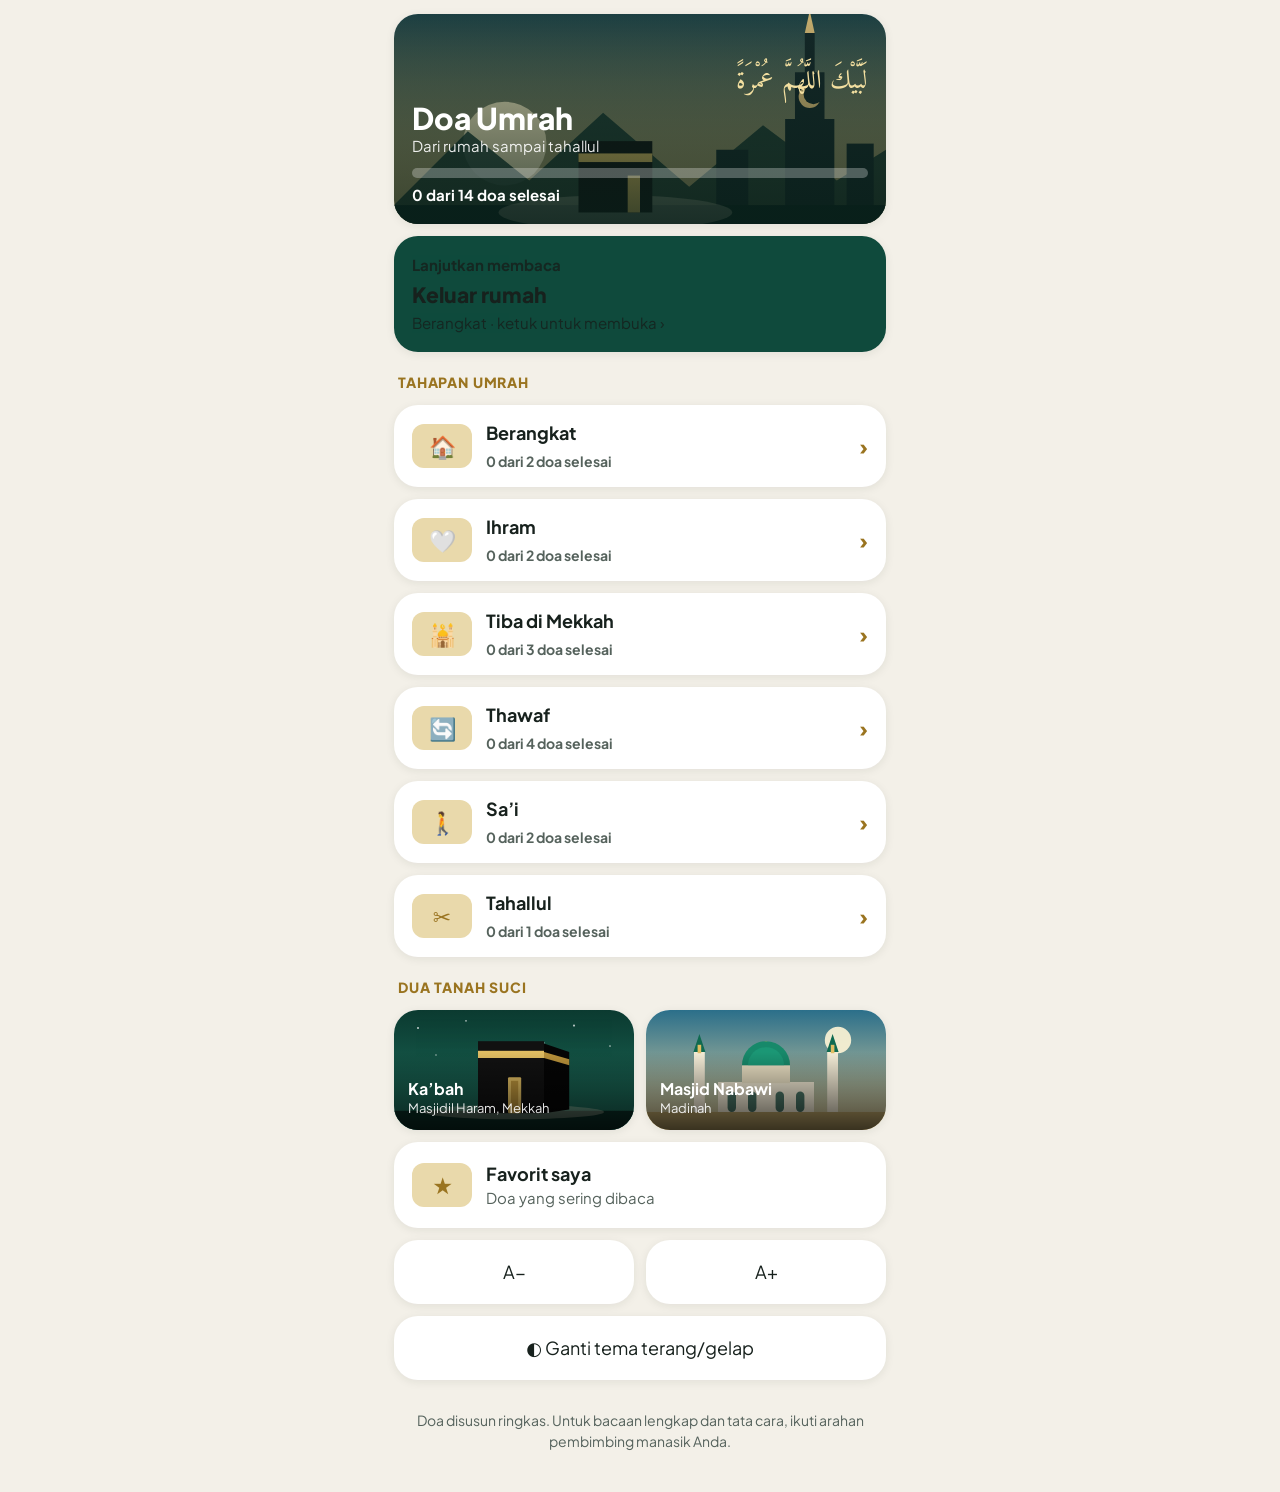
<file: public/assets/aistudio/Doa_Umrah__1__c3e25804.html>
<!DOCTYPE html>
<html lang="id">
<head>
<meta charset="utf-8">
<meta name="viewport" content="width=device-width, initial-scale=1, viewport-fit=cover">
<title>Doa Umrah</title>
<link href="https://fonts.googleapis.com/css2?family=Amiri:wght@400;700&family=Plus+Jakarta+Sans:wght@500;700;800&display=swap" rel="stylesheet">
<style>
:root{--bg:#f3f0e8;--tile:#fff;--tx:#17211d;--mu:#55625c;--dk:#0f4a3c;--dkt:#fff;--gd:#9a7420;--gl:#e9d9ab;--ln:#e1ddd0;--soft:#f6f3ea;--sh:0 2px 10px rgba(20,40,30,.08)}
@media (prefers-color-scheme:dark){:root:not([data-theme="light"]){--bg:#101613;--tile:#1a221e;--tx:#eef2ef;--mu:#a9b7b0;--dk:#2f8068;--gd:#e0bd62;--gl:#3b3418;--ln:#2c3631;--soft:#222c27;--sh:none}}
:root[data-theme="dark"]{--bg:#101613;--tile:#1a221e;--tx:#eef2ef;--mu:#a9b7b0;--dk:#2f8068;--gd:#e0bd62;--gl:#3b3418;--ln:#2c3631;--soft:#222c27;--sh:none}
*{box-sizing:border-box;-webkit-tap-highlight-color:transparent}
html,body{margin:0;background:var(--bg);color:var(--tx);font-family:"Plus Jakarta Sans",system-ui,sans-serif;font-size:18px;line-height:1.5}
body{padding-top:env(safe-area-inset-top,0px);padding-bottom:env(safe-area-inset-bottom,0px)}
.app{max-width:520px;margin:0 auto;padding:14px 14px 40px}
.g{display:grid;grid-template-columns:1fr 1fr;gap:12px}
.t{background:var(--tile);border-radius:24px;padding:18px;min-width:0;box-shadow:var(--sh);overflow:hidden}
.s2{grid-column:span 2}
button.t{font:inherit;color:inherit;border:0;text-align:left;cursor:pointer;transition:transform .12s}
button.t:active{transform:scale(.97)}
button:focus-visible{outline:3px solid var(--gd);outline-offset:2px}
p{margin:0}h1,h2{margin:0;font-weight:800}
h1{font-size:30px;line-height:1.15}h2{font-size:21px;line-height:1.3}
.mu{color:var(--mu)}.k{font-size:15px;font-weight:700}.sm{font-size:15px}
.art svg,.ban svg{display:block;width:100%;height:100%}
.hero{padding:0;position:relative;color:#fff}
.hero .im{height:210px}.hero .im svg{display:block;width:100%;height:100%}
.hero .ov{position:absolute;inset:0;background:linear-gradient(180deg,rgba(8,30,24,.15),rgba(8,30,24,.78));display:flex;flex-direction:column;justify-content:flex-end;padding:18px}
.hero .ar2{font-family:Amiri,serif;font-size:26px;line-height:1.4;color:#f3dfa0}
.hero .bar{background:rgba(255,255,255,.28)}.hero .bar i{background:#f3dfa0}
.bar{height:10px;border-radius:8px;background:var(--ln);margin:10px 0 6px;overflow:hidden}
.bar i{display:block;height:100%;background:var(--dk);border-radius:8px;transition:width .4s}
.dk{background:var(--dk);color:var(--dkt)}.dk .mu{color:inherit;opacity:.85}
.pic{padding:0;position:relative;color:#fff;min-height:120px}
.pic .im{position:absolute;inset:0}.pic .im svg{width:100%;height:100%;display:block}
.pic .cap{position:relative;display:flex;flex-direction:column;justify-content:flex-end;min-height:120px;padding:12px 14px;background:linear-gradient(180deg,transparent 35%,rgba(0,0,0,.7))}
.pic b{font-size:16px;line-height:1.25}.pic span{font-size:13px;opacity:.9}
.st{display:flex;align-items:center;gap:14px;min-height:0;padding:14px 18px}.st .go{margin-left:auto;font-size:22px;color:var(--gd);font-weight:800}
.ico{width:60px;height:44px;border-radius:12px;background:var(--gl);color:var(--gd);display:grid;place-items:center;font-size:22px}
.cn{font-size:14px;font-weight:700;color:var(--mu)}
.sec{grid-column:span 2;font-size:14px;font-weight:800;letter-spacing:.06em;text-transform:uppercase;color:var(--gd);margin:8px 4px 0}
.row{display:flex;align-items:center;gap:14px}
.num{width:42px;height:42px;border-radius:14px;flex:none;display:grid;place-items:center;font-weight:800;background:var(--soft);border:1px solid var(--ln)}
.row.done .num{background:var(--dk);color:var(--dkt);border-color:var(--dk)}
.bk{margin-bottom:12px;display:inline-block;padding:11px 20px;border-radius:20px;font-weight:800}
.ban{height:150px;padding:0;position:relative;color:#fff}
.ban .ov{position:absolute;inset:0;display:flex;flex-direction:column;justify-content:flex-end;padding:16px 18px;background:linear-gradient(180deg,transparent 30%,rgba(5,25,20,.8))}
.ban .im{position:absolute;inset:0}
.ar{direction:rtl;text-align:center;font-family:Amiri,"Traditional Arabic",serif;line-height:2.1;font-size:var(--fs,32px);padding:26px 16px;border:1.5px solid var(--gd)}
.lat{font-size:calc(var(--fs,32px)*.56);font-weight:700;line-height:1.55}
.art{font-size:calc(var(--fs,32px)*.56);line-height:1.6}
.lb{font-size:13px;font-weight:800;letter-spacing:.06em;text-transform:uppercase;color:var(--gd);margin-bottom:6px}
.note{background:var(--gl)}
.ctl{text-align:center;font-weight:800;font-size:17px;display:flex;align-items:center;justify-content:center;min-height:64px;padding:10px}
.on{background:var(--dk);color:var(--dkt)}
.dis{opacity:.4;pointer-events:none}
.disc{font-size:14px;text-align:center;margin:18px 8px 0}
</style>
</head>
<body>
<svg width="0" height="0" style="position:absolute" aria-hidden="true">
<defs>
<linearGradient id="gS" x1="0" y1="0" x2="0" y2="1"><stop offset="0" stop-color="#0f3a45"/><stop offset="1" stop-color="#e9c77d"/></linearGradient>
<linearGradient id="gK" x1="0" y1="0" x2="0" y2="1"><stop offset="0" stop-color="#0b3a30"/><stop offset="1" stop-color="#1f7360"/></linearGradient>
<linearGradient id="gN" x1="0" y1="0" x2="0" y2="1"><stop offset="0" stop-color="#2b6f8a"/><stop offset="1" stop-color="#f1dca4"/></linearGradient>
<symbol id="sc" viewBox="0 0 400 200" preserveAspectRatio="xMidYMid slice">
<rect width="400" height="200" fill="url(#gS)"/><circle cx="90" cy="120" r="34" fill="#fff3c8" opacity=".85"/>
<polygon points="0,170 60,110 110,150 170,95 240,155 300,105 360,150 400,125 400,200 0,200" fill="#0c2e2a" opacity=".8"/>
<g fill="#16292a"><rect x="318" y="100" width="40" height="80"/><rect x="326" y="62" width="24" height="40"/><rect x="334" y="30" width="8" height="34"/><rect x="262" y="125" width="26" height="55"/><rect x="368" y="120" width="22" height="60"/></g>
<circle cx="338" cy="82" r="9" fill="#e9c77d"/><circle cx="341" cy="80" r="8" fill="#16292a"/><polygon points="338,12 342,30 334,30" fill="#e9c77d"/>
<rect y="170" width="400" height="30" fill="#0a2420"/>
<ellipse cx="180" cy="176" rx="95" ry="14" fill="#f3ead2" opacity=".35"/>
<rect x="150" y="118" width="60" height="58" fill="#111"/><rect x="150" y="128" width="60" height="7" fill="#e0bd62"/><rect x="190" y="146" width="10" height="30" fill="#e0bd62"/>
</symbol>
<symbol id="ka" viewBox="0 0 400 200" preserveAspectRatio="xMidYMid slice">
<rect width="400" height="200" fill="url(#gK)"/>
<g fill="#fff" opacity=".7"><circle cx="40" cy="30" r="1.8"/><circle cx="120" cy="18" r="1.4"/><circle cx="300" cy="26" r="1.8"/><circle cx="360" cy="60" r="1.4"/><circle cx="70" cy="75" r="1.2"/><circle cx="250" cy="55" r="1.2"/></g>
<rect y="168" width="400" height="32" fill="#0a2e26"/><ellipse cx="200" cy="170" rx="150" ry="12" fill="#f3ead2" opacity=".3"/>
<polygon points="250,56 292,70 292,166 250,172" fill="#050505"/><rect x="140" y="52" width="110" height="120" fill="#111"/>
<rect x="140" y="68" width="110" height="12" fill="#e0bd62"/><polygon points="250,70 292,82 292,92 250,80" fill="#b8913a"/>
<rect x="190" y="112" width="22" height="60" rx="2" fill="#e0bd62"/><rect x="195" y="118" width="12" height="50" fill="#b8913a"/>
</symbol>
<symbol id="nb" viewBox="0 0 400 200" preserveAspectRatio="xMidYMid slice">
<rect width="400" height="200" fill="url(#gN)"/><circle cx="320" cy="50" r="22" fill="#fff6d6" opacity=".9"/>
<rect y="170" width="400" height="30" fill="#bfa76a"/>
<g fill="#f4ecd6"><rect x="80" y="70" width="18" height="100"/><rect x="302" y="70" width="18" height="100"/><rect x="120" y="120" width="160" height="50"/></g>
<g fill="#0f6a50"><polygon points="89,40 99,70 79,70"/><polygon points="311,40 321,70 301,70"/></g>
<g fill="#e0bd62"><rect x="86" y="58" width="6" height="14"/><rect x="308" y="58" width="6" height="14"/><rect x="198" y="52" width="4" height="22"/></g>
<rect x="160" y="92" width="80" height="30" fill="#e9dfc2"/>
<path d="M160 92 A40 40 0 0 1 240 92 Z" fill="#17896a"/><path d="M170 92 A30 30 0 0 1 230 92 Z" fill="#1fa07d" opacity=".6"/>
<g fill="#0f4a3c" opacity=".75"><rect x="136" y="136" width="14" height="34" rx="7"/><rect x="170" y="136" width="14" height="34" rx="7"/><rect x="216" y="136" width="14" height="34" rx="7"/><rect x="250" y="136" width="14" height="34" rx="7"/></g>
</symbol>
</defs></svg>
<div class="app" id="app"></div>
<script>
var D=[
["Berangkat","Keluar rumah","بِسْمِ اللَّهِ تَوَكَّلْتُ عَلَى اللَّهِ، لَا حَوْلَ وَلَا قُوَّةَ إِلَّا بِاللَّهِ","Bismillāhi tawakkaltu ‘alallāh, lā ḥawla wa lā quwwata illā billāh.","Dengan nama Allah, aku bertawakal kepada Allah. Tiada daya dan kekuatan kecuali dengan pertolongan Allah.",""],
["Berangkat","Naik kendaraan","سُبْحَانَ الَّذِي سَخَّرَ لَنَا هَذَا وَمَا كُنَّا لَهُ مُقْرِنِينَ وَإِنَّا إِلَى رَبِّنَا لَمُنْقَلِبُونَ","Subḥānalladzī sakhkhara lanā hādzā wa mā kunnā lahū muqrinīn, wa innā ilā rabbinā lamunqalibūn.","Maha Suci Allah yang menundukkan kendaraan ini bagi kami, padahal kami tidak mampu menguasainya. Dan sesungguhnya kepada Tuhan kami, kami akan kembali.","Dibaca juga saat naik pesawat atau bus."],
["Ihram","Niat ihram umrah","لَبَّيْكَ اللَّهُمَّ عُمْرَةً","Labbaika Allāhumma ‘umratan.","Aku penuhi panggilan-Mu ya Allah untuk berumrah.","Dibaca di miqat setelah berpakaian ihram."],
["Ihram","Talbiyah","لَبَّيْكَ اللَّهُمَّ لَبَّيْكَ، لَبَّيْكَ لَا شَرِيكَ لَكَ لَبَّيْكَ، إِنَّ الْحَمْدَ وَالنِّعْمَةَ لَكَ وَالْمُلْكَ، لَا شَرِيكَ لَكَ","Labbaik Allāhumma labbaik, labbaika lā syarīka laka labbaik, innal ḥamda wan ni‘mata laka wal mulk, lā syarīka lak.","Aku penuhi panggilan-Mu ya Allah. Tiada sekutu bagi-Mu. Sesungguhnya segala puji, nikmat, dan kerajaan adalah milik-Mu.","Perbanyak sepanjang perjalanan sampai mulai thawaf."],
["Tiba di Mekkah","Memasuki kota Mekkah","اللَّهُمَّ هَذَا حَرَمُكَ وَأَمْنُكَ فَحَرِّمْ لَحْمِي وَدَمِي عَلَى النَّارِ وَآمِنِّي مِنْ عَذَابِكَ يَوْمَ تَبْعَثُ عِبَادَكَ","Allāhumma hādzā ḥaramuka wa amnuka faḥarrim laḥmī wa damī ‘alan nār, wa āminnī min ‘adzābika yauma tab‘atsu ‘ibādak.","Ya Allah, ini tanah haram dan tempat aman-Mu. Haramkanlah dagingku dan darahku dari api neraka, dan amankan aku dari azab-Mu pada hari Engkau bangkitkan hamba-hamba-Mu.",""],
["Tiba di Mekkah","Masuk Masjidil Haram","بِسْمِ اللَّهِ وَالصَّلَاةُ وَالسَّلَامُ عَلَى رَسُولِ اللَّهِ، اللَّهُمَّ افْتَحْ لِي أَبْوَابَ رَحْمَتِكَ","Bismillāhi waṣ-ṣalātu was-salāmu ‘alā rasūlillāh, Allāhummaftaḥ lī abwāba raḥmatik.","Dengan nama Allah, shalawat dan salam atas Rasulullah. Ya Allah, bukakanlah pintu-pintu rahmat-Mu untukku.","Melangkah masuk dengan kaki kanan."],
["Tiba di Mekkah","Pertama melihat Ka’bah","اللَّهُمَّ زِدْ هَذَا الْبَيْتَ تَشْرِيفًا وَتَعْظِيمًا وَتَكْرِيمًا وَمَهَابَةً","Allāhumma zid hādzal baita tasyrīfan wa ta‘ẓīman wa takrīman wa mahābah.","Ya Allah, tambahkanlah kemuliaan, keagungan, kehormatan, dan wibawa pada rumah ini.","Angkat tangan dan berdoa sesuka hati, ini waktu mustajab."],
["Thawaf","Istilam Hajar Aswad","بِسْمِ اللَّهِ وَاللَّهُ أَكْبَرُ","Bismillāhi wallāhu akbar.","Dengan nama Allah, Allah Maha Besar.","Dibaca setiap kali lurus dengan Hajar Aswad, awal tiap putaran."],
["Thawaf","Antara Rukun Yamani dan Hajar Aswad","رَبَّنَا آتِنَا فِي الدُّنْيَا حَسَنَةً وَفِي الْآخِرَةِ حَسَنَةً وَقِنَا عَذَابَ النَّارِ","Rabbanā ātinā fid-dunyā ḥasanah, wa fil-ākhirati ḥasanah, wa qinā ‘adzāban-nār.","Ya Tuhan kami, berilah kami kebaikan di dunia dan kebaikan di akhirat, dan lindungilah kami dari azab neraka.","Diulang pada setiap putaran. Di bagian lain thawaf, bebas berdoa atau berdzikir."],
["Thawaf","Di belakang Maqam Ibrahim","وَاتَّخِذُوا مِنْ مَقَامِ إِبْرَاهِيمَ مُصَلًّى","Wattakhidzū min maqāmi Ibrāhīma muṣallā.","Dan jadikanlah sebagian maqam Ibrahim sebagai tempat shalat.","Setelah 7 putaran, shalat sunnah dua rakaat."],
["Thawaf","Minum air zamzam","اللَّهُمَّ إِنِّي أَسْأَلُكَ عِلْمًا نَافِعًا وَرِزْقًا وَاسِعًا وَشِفَاءً مِنْ كُلِّ دَاءٍ","Allāhumma innī as’aluka ‘ilman nāfi‘ā, wa rizqan wāsi‘ā, wa syifā’an min kulli dā’.","Ya Allah, aku memohon kepada-Mu ilmu yang bermanfaat, rezeki yang luas, dan kesembuhan dari segala penyakit.","Minum menghadap Ka’bah."],
["Sa’i","Mendekati bukit Safa","إِنَّ الصَّفَا وَالْمَرْوَةَ مِنْ شَعَائِرِ اللَّهِ","Innaṣ-ṣafā wal-marwata min sya‘ā’irillāh.","Sesungguhnya Safa dan Marwah adalah sebagian dari syiar Allah.","Naik ke Safa, menghadap Ka’bah, bertakbir lalu berdoa."],
["Sa’i","Berjalan antara Safa dan Marwah","رَبِّ اغْفِرْ وَارْحَمْ إِنَّكَ أَنْتَ الْأَعَزُّ الْأَكْرَمُ","Rabbigfir warḥam innaka antal a‘azzul akram.","Ya Tuhanku, ampunilah dan rahmatilah, sesungguhnya Engkau Maha Perkasa lagi Maha Mulia.","Tujuh kali jalan, dari Safa sampai Safa lagi hitungannya 7 lintasan."],
["Tahallul","Selesai umrah dan tahallul","اللَّهُمَّ تَقَبَّلْ مِنَّا إِنَّكَ أَنْتَ السَّمِيعُ الْعَلِيمُ","Allāhumma taqabbal minnā innaka antas-samī‘ul ‘alīm.","Ya Allah, terimalah amal kami, sesungguhnya Engkau Maha Mendengar lagi Maha Mengetahui.","Cukur atau potong rambut, lalu ihram selesai."]
];
var S=[["Berangkat","🏠","sc"],["Ihram","🤍","sc"],["Tiba di Mekkah","🕌","sc"],["Thawaf","🔄","ka"],["Sa’i","🚶","sc"],["Tahallul","✂️","nb"]];
var v="home",stg=0,cur=0,from="home",fs,done,fav;
function ld(k,d){try{var x=localStorage.getItem(k);return x?JSON.parse(x):d}catch(e){return d}}
function sv(k,x){try{localStorage.setItem(k,JSON.stringify(x))}catch(e){}}
fs=ld("bfs",32);done=ld("bdone",{});fav=ld("bfav",{});
function sym(id){return '<svg viewBox="0 0 400 200" preserveAspectRatio="xMidYMid slice" aria-hidden="true"><use href="#'+id+'"/></svg>'}
function cnt(s){var a=0,b=0;D.forEach(function(d,i){if(d[0]==s){a++;if(done[i])b++}});return[a,b]}
function total(){var n=0;for(var k in done)if(done[k])n++;return n}
function item(i){return '<button class="t s2 row'+(done[i]?' done':'')+'" onclick="op('+i+')"><span class="num">'+(done[i]?'✓':(i+1))+'</span><span><b>'+D[i][1]+'</b><span class="mu sm" style="display:block">'+D[i][0]+(fav[i]?' · ★':'')+'</span></span></button>'}
function home(){
 var n=total(),t=D.length,nx=0;for(var i=0;i<t;i++)if(!done[i]){nx=i;break}
 var h='<div class="g"><div class="t s2 hero"><div class="im">'+sym('sc')+'</div><div class="ov"><p class="ar2" dir="rtl" lang="ar">لَبَّيْكَ اللَّهُمَّ عُمْرَةً</p><h1>Doa Umrah</h1><p class="sm" style="opacity:.9">Dari rumah sampai tahallul</p><div class="bar"><i style="width:'+Math.round(n/t*100)+'%"></i></div><p class="k">'+n+' dari '+t+' doa selesai</p></div></div>';
 h+=n<t?'<button class="t s2 dk" onclick="op('+nx+')"><p class="k mu">Lanjutkan membaca</p><h2 style="margin-top:4px">'+D[nx][1]+'</h2><p class="mu sm" style="margin-top:4px">'+D[nx][0]+' · ketuk untuk membuka ›</p></button>':'<div class="t s2 dk"><h2>Alhamdulillah</h2><p class="mu">Semua doa sudah dibaca.</p></div>';
 h+='<p class="sec">Tahapan umrah</p>';
 S.forEach(function(s,i){var c=cnt(s[0]);h+='<button class="t s2 st" onclick="os('+i+')"><span class="ico">'+s[1]+'</span><span><b style="display:block">'+s[0]+'</b><span class="cn">'+c[1]+' dari '+c[0]+' doa selesai</span></span><span class="go">›</span></button>'});
 h+='<p class="sec">Dua tanah suci</p>';
 h+='<div class="t pic"><div class="im">'+sym('ka')+'</div><div class="cap"><b>Ka’bah</b><span>Masjidil Haram, Mekkah</span></div></div>';
 h+='<div class="t pic"><div class="im">'+sym('nb')+'</div><div class="cap"><b>Masjid Nabawi</b><span>Madinah</span></div></div>';
 h+='<button class="t s2 row" onclick="of()"><span class="ico">★</span><span><b>Favorit saya</b><span class="mu sm" style="display:block">Doa yang sering dibaca</span></span></button>';
 h+='<button class="t ctl" aria-label="Perkecil tulisan" onclick="sz(-4)">A−</button><button class="t ctl" aria-label="Perbesar tulisan" onclick="sz(4)">A+</button>';
 h+='<button class="t ctl s2" onclick="tg()">◐ Ganti tema terang/gelap</button>';
 h+='<p class="disc mu s2">Doa disusun ringkas. Untuk bacaan lengkap dan tata cara, ikuti arahan pembimbing manasik Anda.</p></div>';
 return h}
function stage(){var h='<button class="t bk" onclick="hm()">‹ Beranda</button><div class="g"><div class="t s2 ban"><div class="im">'+sym(S[stg][2])+'</div><div class="ov"><p class="k" style="opacity:.9">Tahap '+(stg+1)+' dari '+S.length+'</p><h1>'+S[stg][0]+'</h1></div></div>';
 D.forEach(function(d,i){if(d[0]==S[stg][0])h+=item(i)});return h+'</div>'}
function favs(){var h='<button class="t bk" onclick="hm()">‹ Beranda</button><div class="g"><div class="t s2 dk"><h1>★ Favorit</h1></div>',c=0;
 D.forEach(function(d,i){if(fav[i]){h+=item(i);c++}});
 if(!c)h+='<div class="t s2 mu">Belum ada. Buka sebuah doa lalu ketuk “Favorit”.</div>';return h+'</div>'}
function detail(){var d=D[cur],si=0;S.forEach(function(s,i){if(s[0]==d[0])si=i});
 var h='<button class="t bk" onclick="bk()">‹ Kembali</button><div class="g">';
 h+='<div class="t s2 ban"><div class="im">'+sym(S[si][2])+'</div><div class="ov"><p class="k" style="opacity:.9">'+d[0]+'</p><h2>'+d[1]+'</h2></div></div>';
 h+='<div class="t s2 ar" lang="ar">'+d[2]+'</div>';
 h+='<div class="t s2"><p class="lb">Bacaan latin</p><p class="lat">'+d[3]+'</p></div>';
 h+='<div class="t s2"><p class="lb">Artinya</p><p class="art">'+d[4]+'</p></div>';
 if(d[5])h+='<div class="t s2 note"><p class="lb">Catatan</p><p>'+d[5]+'</p></div>';
 h+='<button class="t ctl" aria-label="Perkecil tulisan" onclick="sz(-4)">A−</button><button class="t ctl" aria-label="Perbesar tulisan" onclick="sz(4)">A+</button>';
 h+='<button class="t ctl'+(fav[cur]?' on':'')+'" onclick="tf()">'+(fav[cur]?'★ Favorit':'☆ Favorit')+'</button><button class="t ctl'+(done[cur]?' on':'')+'" onclick="td()">'+(done[cur]?'✓ Selesai':'Tandai selesai')+'</button>';
 h+='<button class="t ctl'+(cur==0?' dis':'')+'" onclick="op('+(cur-1)+')">‹ Sebelumnya</button><button class="t ctl'+(cur==D.length-1?' dis':'')+'" onclick="op('+(cur+1)+')">Berikutnya ›</button></div>';
 return h}
function render(){var a=document.getElementById("app");a.style.setProperty("--fs",fs+"px");
 a.innerHTML=v=="detail"?detail():v=="stage"?stage():v=="fav"?favs():home();window.scrollTo(0,0)}
function keep(){var y=window.scrollY;render();window.scrollTo(0,y)}
function hm(){v="home";render()}
function os(i){stg=i;v="stage";render()}
function of(){v="fav";render()}
function op(i){if(v!="detail")from=v;cur=i;v="detail";render()}
function bk(){v=from;render()}
function sz(x){fs=Math.max(24,Math.min(52,fs+x));sv("bfs",fs);keep()}
function tf(){fav[cur]=!fav[cur];sv("bfav",fav);keep()}
function td(){done[cur]=!done[cur];sv("bdone",done);keep()}
function tg(){var r=document.documentElement,a=r.getAttribute("data-theme"),dk=a?a=="dark":matchMedia("(prefers-color-scheme: dark)").matches;r.setAttribute("data-theme",dk?"light":"dark")}
render();
</script>
</body>
</html>
</file>
